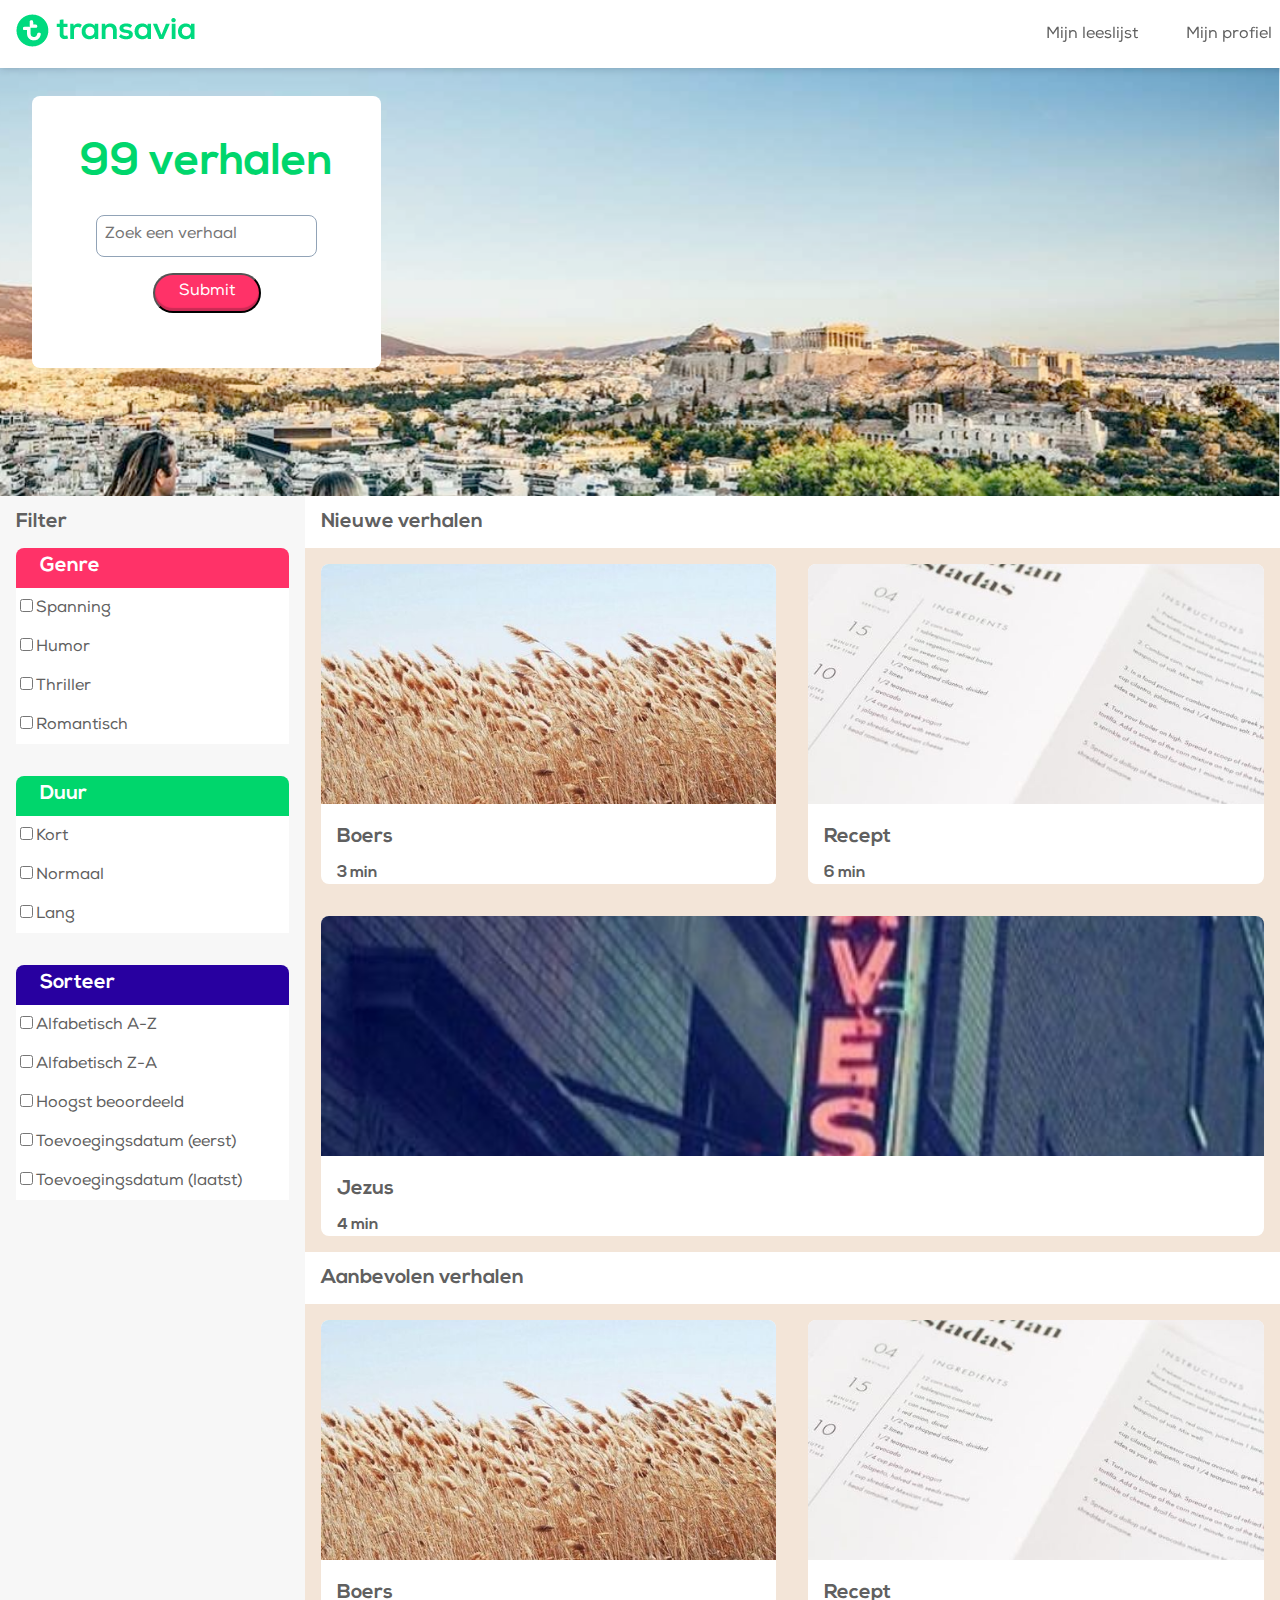
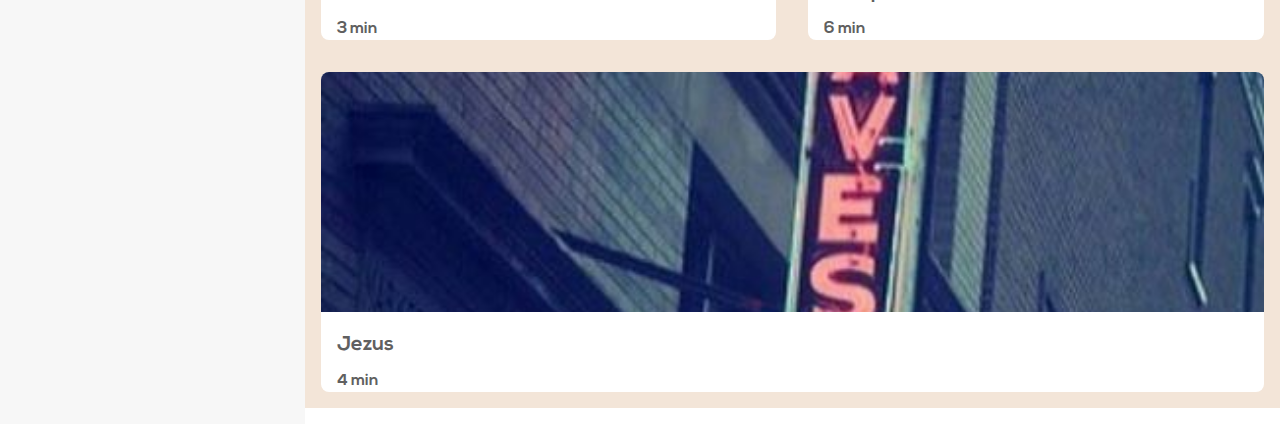
<file: index.html>
<!DOCTYPE html>
<html lang="en">

<head>
    <meta charset="UTF-8">
    <meta name="viewport" content="width=device-width, initial-scale=1.0">
    <title>Verhalenwebsite</title>
    <link rel="stylesheet" type="text/css" href="../style/style.css">
    <link rel="stylesheet" href="../assets/fonts//NexaBold.otf">
    <link rel="stylesheet" href="../assets/fonts/NexaRegular.otf">

</head>

<body>
    <header>
        <a class="header-logo" href="/"><img src="/assets/transavia-logo-mobiel.png" alt="logo"></a>
        <ul class="">
            <li><a href="/"> Mijn leeslijst</a></li>
            <li><a href="/login.html">Mijn profiel</a></li>
        </ul>
    </header>

    <section class="landing">
        <section class="searchbox">
            <h1>99 verhalen</h1>
            <form action="">
                <input class="inputfield" type="text" placeholder="Zoek een verhaal">
                <input class="button-primary" type="submit" id="primary-button">
            </form>
            <input class="button-primary" type="button" value="Filter" id="filter-button">
        </section>
    </section>

    <section class="container">
        <aside class="filter" id="filter-test">
            <h2>Filter</h2>

            <section class="filter-block">
                <h2>Genre</h2>
                <form>
                    <label><input type="checkbox" name="genre" value="spanning">Spanning</label>
                    <label><input type="checkbox" name="genre" value="humor">Humor</label>
                    <label><input type="checkbox" name="genre" value="thriller">Thriller</label>
                    <label><input type="checkbox" name="genre" value="romantisch">Romantisch</label>
                </form>
            </section>

            <section class="filter-block" id="duur">
                <h2>Duur</h2>
                <form>
                    <label><input type="checkbox" name="duur" value="kort">Kort</label>
                    <label><input type="checkbox" name="duur" value="normaal">Normaal</label>
                    <label><input type="checkbox" name="duur" value="lang">Lang</label>
                </form>
            </section>

            <section class="filter-block" id="sort">
                <h2>Sorteer</h2>
                <form>
                    <label><input type="checkbox" name="sorteer" value="az">Alfabetisch A-Z</label>
                    <label><input type="checkbox" name="sorteer" value="za">Alfabetisch Z-A</label>
                    <label><input type="checkbox" name="sorteer" value="hoogst">Hoogst beoordeeld</label>
                    <label><input type="checkbox" name="sorteer" value="eerst">Toevoegingsdatum (eerst)</label>
                    <label><input type="checkbox" name="sorteer" value="laatst">Toevoegingsdatum (laatst)</label>
                </form>
            </section>

        </aside>
        <section class="nieuw">
            <h2>Nieuwe verhalen</h2>
            <section class="container-verhalen">
                <section class="verhaal" id="verhaal">
                    <a href="/boers.html">
                <img src="/assets/boers.jpg" alt="">
                <h2>Boers</h2>
                <p>3 min</p>
            </a>

                </section>

                <section class="verhaal">
                    <a href="/recept.html">
                <img src="/assets/recept.jpg" alt="">
                <h2>Recept</h2>
                <p>6 min</p>
            </a>
                </section>
                <section class="verhaal">
                    <a href="/jezus.html">
                <img src="/assets/jezus.jpg" alt="">
                <h2>Jezus</h2>
                <p>4 min</p>
            </a>
                </section>
            </section>
            <h2>Aanbevolen verhalen</h2>
            <section class="container-verhalen">
                <section class="verhaal">
                    <a href="/boers.html">
                <img src="/assets/boers.jpg" alt="">
                <h2>Boers</h2>
                <p>3 min</p>
            </a>
                </section>
                <section class="verhaal">
                    <a href="/recept.html">
                <img src="/assets/recept.jpg" alt="">
                <h2>Recept</h2>
                <p>6 min</p>
            </a>
                </section>
                <section class="verhaal">
                    <a href="/jezus.html">
                <img src="/assets/jezus.jpg" alt="">
                <h2>Jezus</h2>
                <p>4 min</p>
            </a>
                </section>
            </section>
        </section>

    </section>
    <script src="script.js"></script>
</body>

</html>
</file>
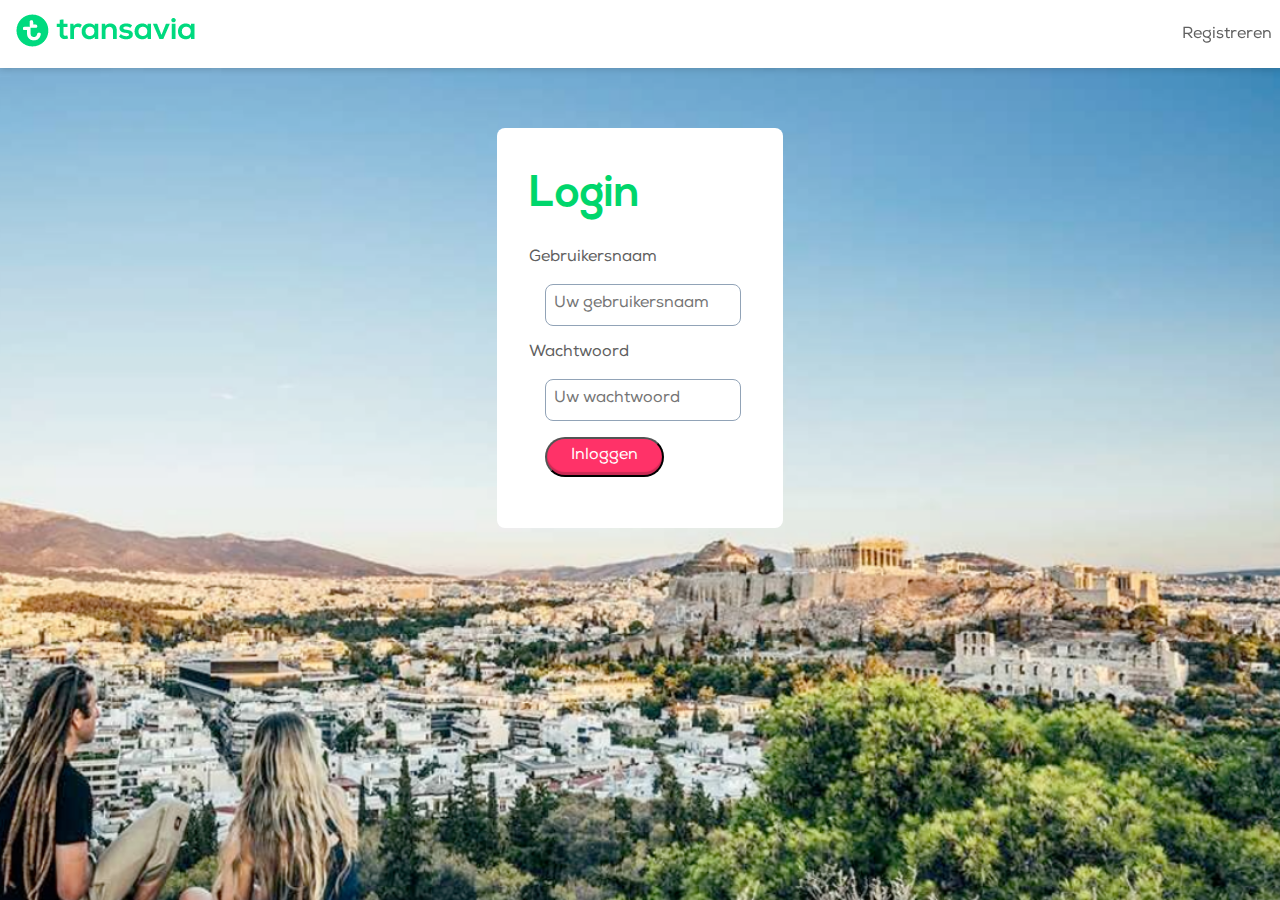
<file: login.html>
<!DOCTYPE html>
<html lang="en">

<head>
    <meta charset="UTF-8">
    <meta name="viewport" content="width=device-width, initial-scale=1.0">
    <title>Verhalenwebsite</title>
    <link rel="stylesheet" type="text/css" href="../style/style.css">
</head>

<body>
    <header>
        <a class="header-logo" href="/"><img src="/assets/transavia-logo-mobiel.png" alt="logo"></a>
        <ul class="">
            <li><a href="/"> Registreren</a></li>
        </ul>
    </header>

    <section class="landing-login">
        <section class="login">
            <h1>Login</h1>
            <form action="">
               <label for="user">Gebruikersnaam</label>
                <input id="user "class="inputfield" type="text" placeholder="Uw gebruikersnaam" required>
                <label for="pass">Wachtwoord</label>
                <input class="inputfield" type="text" placeholder="Uw wachtwoord" required>
                <input id="pass" class="button-primary" type="submit" id="primary-button" value="Inloggen">
            </form>
        </section>
    </section>

</body>

</html>
</file>
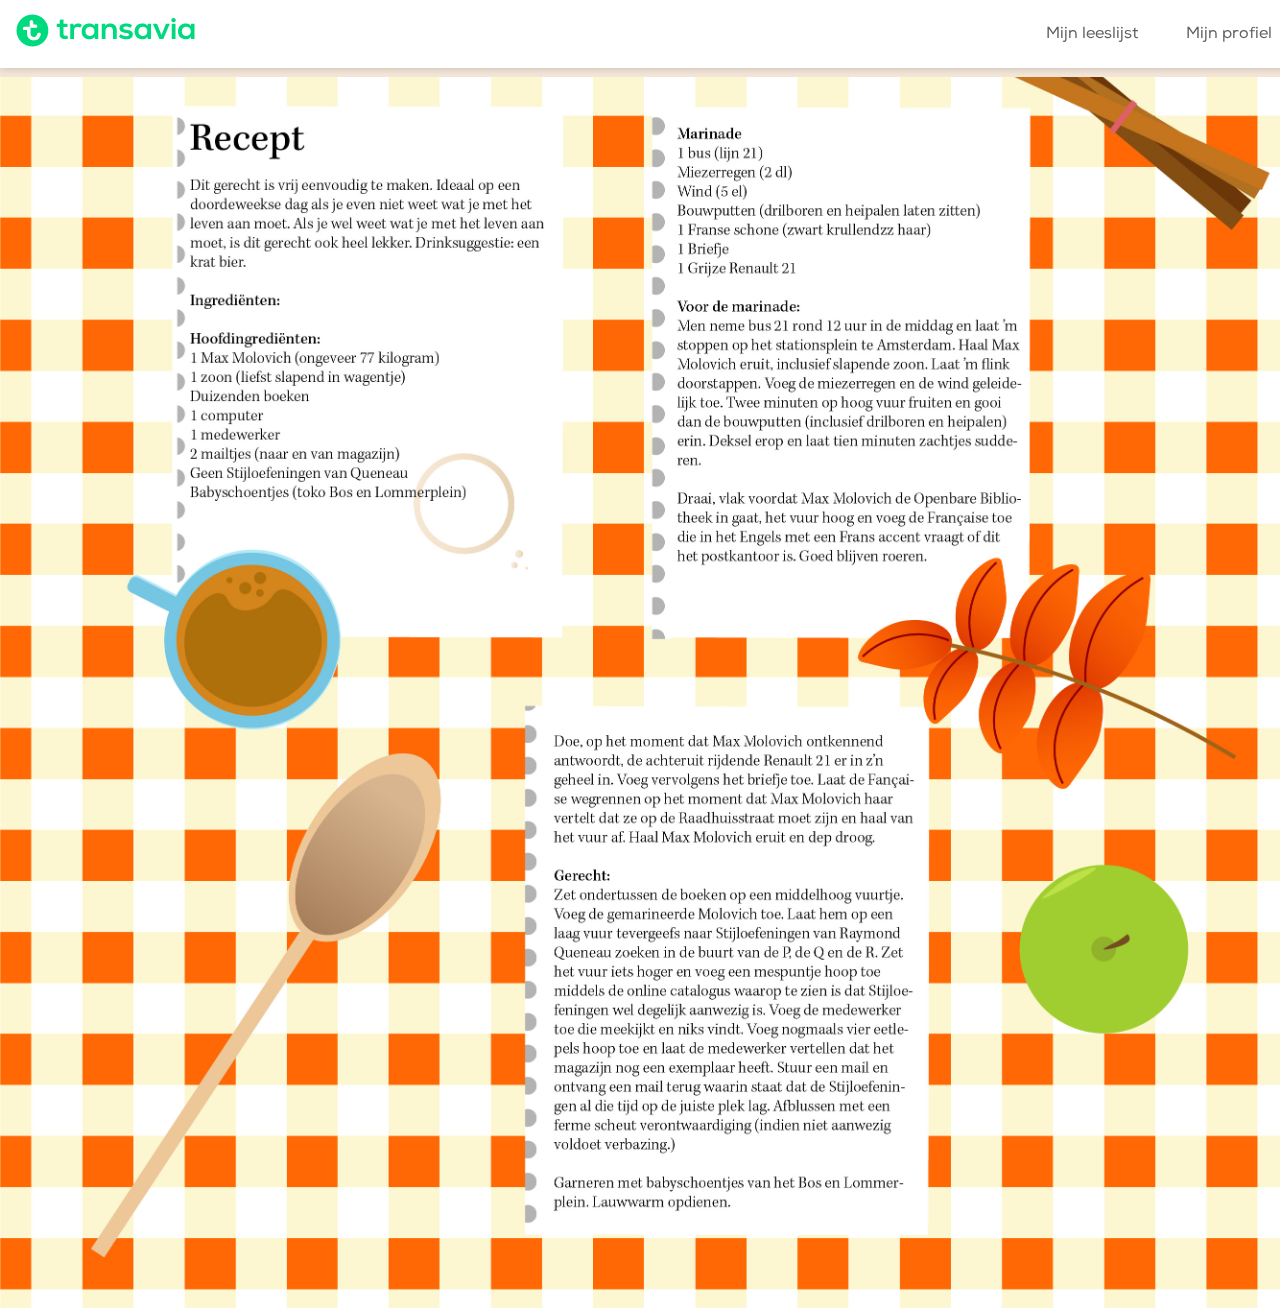
<file: recept.html>
<!DOCTYPE html>
<html lang="en">
<head>
    <meta charset="UTF-8">
    <meta name="viewport" content="width=device-width, initial-scale=1.0">
    <title>Recept</title>
    <link rel="stylesheet" type="text/css" href="../style/style.css">
    <link rel="stylesheet" href="../assets/fonts//NexaBold.otf">
    <link rel="stylesheet" href="../assets/fonts/NexaRegular.otf">
</head>

<body>
    <header>
        <a class="header-logo" href="/index.html"><img src="/assets/transavia-logo-mobiel.png" alt="logo"></a>
        <ul class="">
            <li><a href="/"> Mijn leeslijst</a></li>
            <li><a href="/login.html">Mijn profiel</a></li>
        </ul>
    </header>
    <section class="progress">
        <section class="bar" id="bar"></section>
    </section>
    <img class=recept src="/assets/verhaal/mobiel-recept.jpg" alt="">
    <script src="script-verhaal.js"></script>
</body>
</html>
</file>
<file: style/style.css>
/*custom fonts*/

@font-face {
    font-family: "NexaBold";
    src: url(../assets/fonts/NexaBold.otf);
}

@font-face {
    font-family: "NexaRegular";
    src: url(../assets/fonts/NexaRegular.otf);
}

@font-face {
    font-family: "Transavicon";
    src: url(../assets/fonts/transavicon.otf);
}

/*font styling*/

h1,
h2,

p {
    font-family: "NexaBold";
}

input,
a,

label {
    font-family: "NexaRegular";
    font-size: 1rem;
    color: #606060;
}

h1 {
    font-size: 2.735rem;
    color: #00d66c;
}

h2 {
    font-size: 1.25rem;
    color: #606060;
}

p {
    font-size: 1rem;
    color: #606060;
}

.filter-block h2 {
    color: #FFFFFF;
    padding: 0.5rem;
    height: 0.5rem
}

/* Header */

header {
    display: flex;
    position: fixed;
    width: 100%;
    top: 0;
    z-index: 1;
    justify-content: space-between;
    background-color: #ffffff;
    box-shadow: 0 0 0.5em 0 rgba(0, 0, 0, 0.20);
}

header ul {
    list-style-type: none;
    display: flex;
    justify-content: flex-end;
    overflow: hidden;
}

header li a {
    text-decoration: none;
    text-align: center;
    padding: .5rem 1.5rem;
}

.header-logo {
    padding: 0;
    margin: auto 1rem;
}

.progress {
    width: 100%;
    position: fixed;
    top: 3.8rem;
    height: 1rem;
    background: #F3E5D8;
}

.bar {
    width: 0%;
    position: fixed;
    top: 3.8rem;
    height: 1rem;
    background: #FF3268;

}

/*Login en registreren*/

.login {
    background-color: #ffffff;
    border-radius: .5rem;
    height: 23rem;
    padding: 1rem 2rem;
    margin-top: 8em;
    margin-left: auto;
    margin-right: auto;
    margin-bottom: 8rem;
}
.login input{
    margin: 1rem 1rem;
}
.landing-login {
    display: grid;
    background-image: url("/assets/background.png");
    background-position: center;
    background-size: cover;
    background-repeat: no-repeat;
    height: 100vh;
    overflow: hidden;
}

.login label{
    margin: 0;
    padding: 0;
}





/*Background */

body {
    margin: 0;
    margin-top: 4.4rem;
}

.landing {
    display: grid;
    background-image: url("/assets/background.png");
    background-position: center;
    background-size: cover;
    background-repeat: no-repeat;
    width: 100vw;
}

.nieuw {
    background-color: #FFFFFF;
}

.nieuw h2 {
    margin: 1rem;
    text-decoration: none;
}



/*Zoek box*/

.searchbox {
    background-color: #ffffff;
    border-radius: .5rem;
    margin-right: auto;

}

.searchbox form {
    width: 100%;

}

.inputfield {
    width: 80%;
    min-height: 2.5rem;
    padding: 0 .5rem;
    line-height: 2.3rem;
    margin: 0 auto;
    display: block;
    border: .0625rem solid #91a3b7;
    border-radius: .5rem;
    transition: border .2s linear, color .2s linear;
}

.button-primary {
    color: #ffffff;
    background-color: #ff3268;
    box-shadow: inset 0 -.1875rem .0625rem #ca2b55;
    margin: 0 auto;
    display: block;
    margin-top: 1rem;
    padding: .4375rem 1.5rem .5625rem;
    border-radius: 1.25rem;
    min-height: 1.5rem;
    min-width: 1.5rem;
}

#filter-button {
    background-color: #2800A0;
}



/* Vanaf hier de styling van het filter*/

.filter {
    width: 100%;
    float: right;
    background-color: #F7F7F7;
}

.filter-block {
    margin: 1rem;
    margin-bottom: 2rem;
    border-radius: .5rem;
    background-color: #FF3268;
}

#duur {
    background-color: #00D66C;
}

#sort {
    background-color: #2800A0;
}

label {
    padding: .5rem 0;
    width: 100%;
    display: inline-block;
    background-color: #FFFFFF;
}



/* Vanaf hier de verhalen op de overzichtspagina */

.container-verhalen {
    width: 100%;
    background-color: #F3E5D8;
    margin: 1rem 0;
    display: flex;
    flex-wrap: wrap;
    justify-content: flex-start;
}

.verhaal {
    margin: 2rem;
    border-radius: 0.5rem;
    min-width: 20rem;
    width: 20%;
    background-color: #ffffff;

}

.verhaal a {
    text-decoration: none;



}

.verhaal p {
    margin: 1rem;
    display: inline;
}

.verhaal img {
    border-top-left-radius: 0.5rem;
    border-top-right-radius: 0.5rem;
    max-height: 15rem;
    margin: 0;
    width: 100%;
    height: auto;
    object-fit: cover;
}

.button {
    max-width: 1.5rem;
    display: inline;
    padding-left: 20em;
}










header {
    padding: .5rem 1rem;
    height: 3.25rem;
}

.header-logo {
    padding: 0;
    margin: auto 0;
}

.header-logo img {
    content: url(/assets/transavia-logo-mobiel.png);
}



.searchbox {
    background-color: #ffffff;
    border-radius: .5rem;
    height: 17rem;
    padding: 1rem;
    margin-top: 2em;
    margin-left: 1.5em;
    margin-right: 1.5em;
    margin-bottom: 8rem;

}

.filter {
    display: none;
}

.filter h2 {
    margin: 1rem;
}


.boers,
.jezus,
.recept {
    width: 100%;
}









/* Media query for tablet*/

@media only screen and (min-device-width: 41em) {

    header {
        padding: .5rem 1rem;
        height: 3.25rem;
        display: flex;
        justify-content: space-between;
        background-color: #ffffff;
    }
    .header-logo img {
        content: url(/assets/transavia-logo.png);
    }
    .searchbox {
        background-color: #ffffff;
        border-radius: .5rem;
        height: 17rem;
        padding: 1rem 3rem;
        margin-top: 6rem;
        margin-left: 2rem;
        margin-bottom: 8rem;
        margin-right: auto;
    }

    .boers {
        content: url(/assets/verhaal/tablet-boers.jpg);
    }
    .jezus {
        content: url(/assets/verhaal/tablet-boers.jpg);
    }
    .recept {
        content: url(/assets/verhaal/tablet-recept.jpg);
    }



}












/* Media query for desktop */

@media only screen and (min-device-width: 61em) {

    .header-logo img {
        content: url(/assets/transavia-logo.png);
    }


    /*Background */
    body {
        margin: 0;
        width: 100%;
    }

    /*Grid Pagina indeling*/
    .searchbox {
        background-color: #ffffff;
        border-radius: .5rem;
        height: 15rem;
        padding: 1rem 3rem;
        margin-top: 6rem;
        margin-left: 2rem;
        margin-bottom: 8rem;
        margin-right: auto;

    }


    /* Vanaf hier de verhalen op de overzichtspagina */
    .container {
        width: 100%;
        display: flex;
    }
    .verhaal {
        margin: 1rem;
        border-radius: 0.5rem;
        flex-grow: 1;
        background-color: #ffffff;
    }
    .nieuw {
        flex-grow: 1;
        width: 80%;
        float: left;
    }
    .filter {
        float: right;
        width: 20em;
        display: block;
    }
    .boers {
        content: url(/assets/verhaal/desktop-boers.jpg);
    }
    .jezus {
        content: url(/assets/verhaal/jezus-desktop.jpg);
    }
    .recept {
        content: url(/assets/verhaal/desktop-recept.jpg);
    }
    #filter-button {
        display: none;
    }
}
</file>
